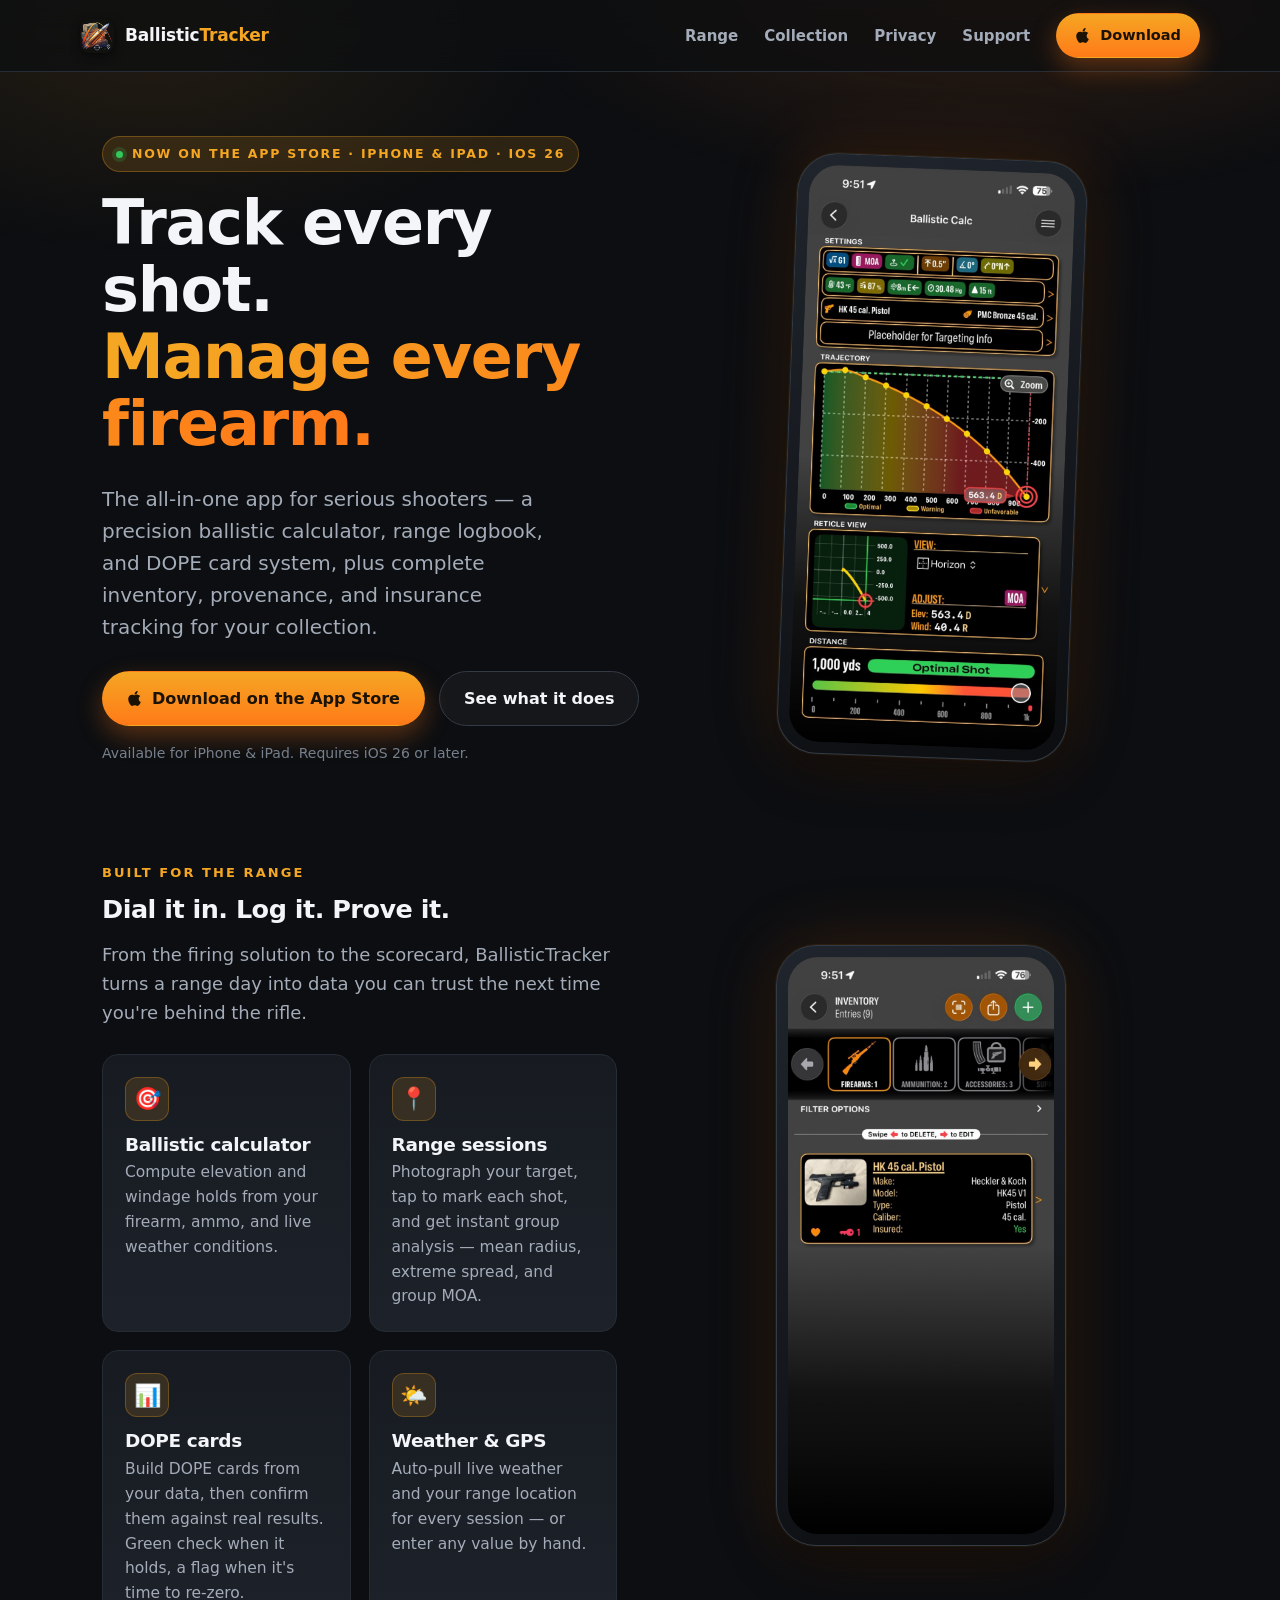
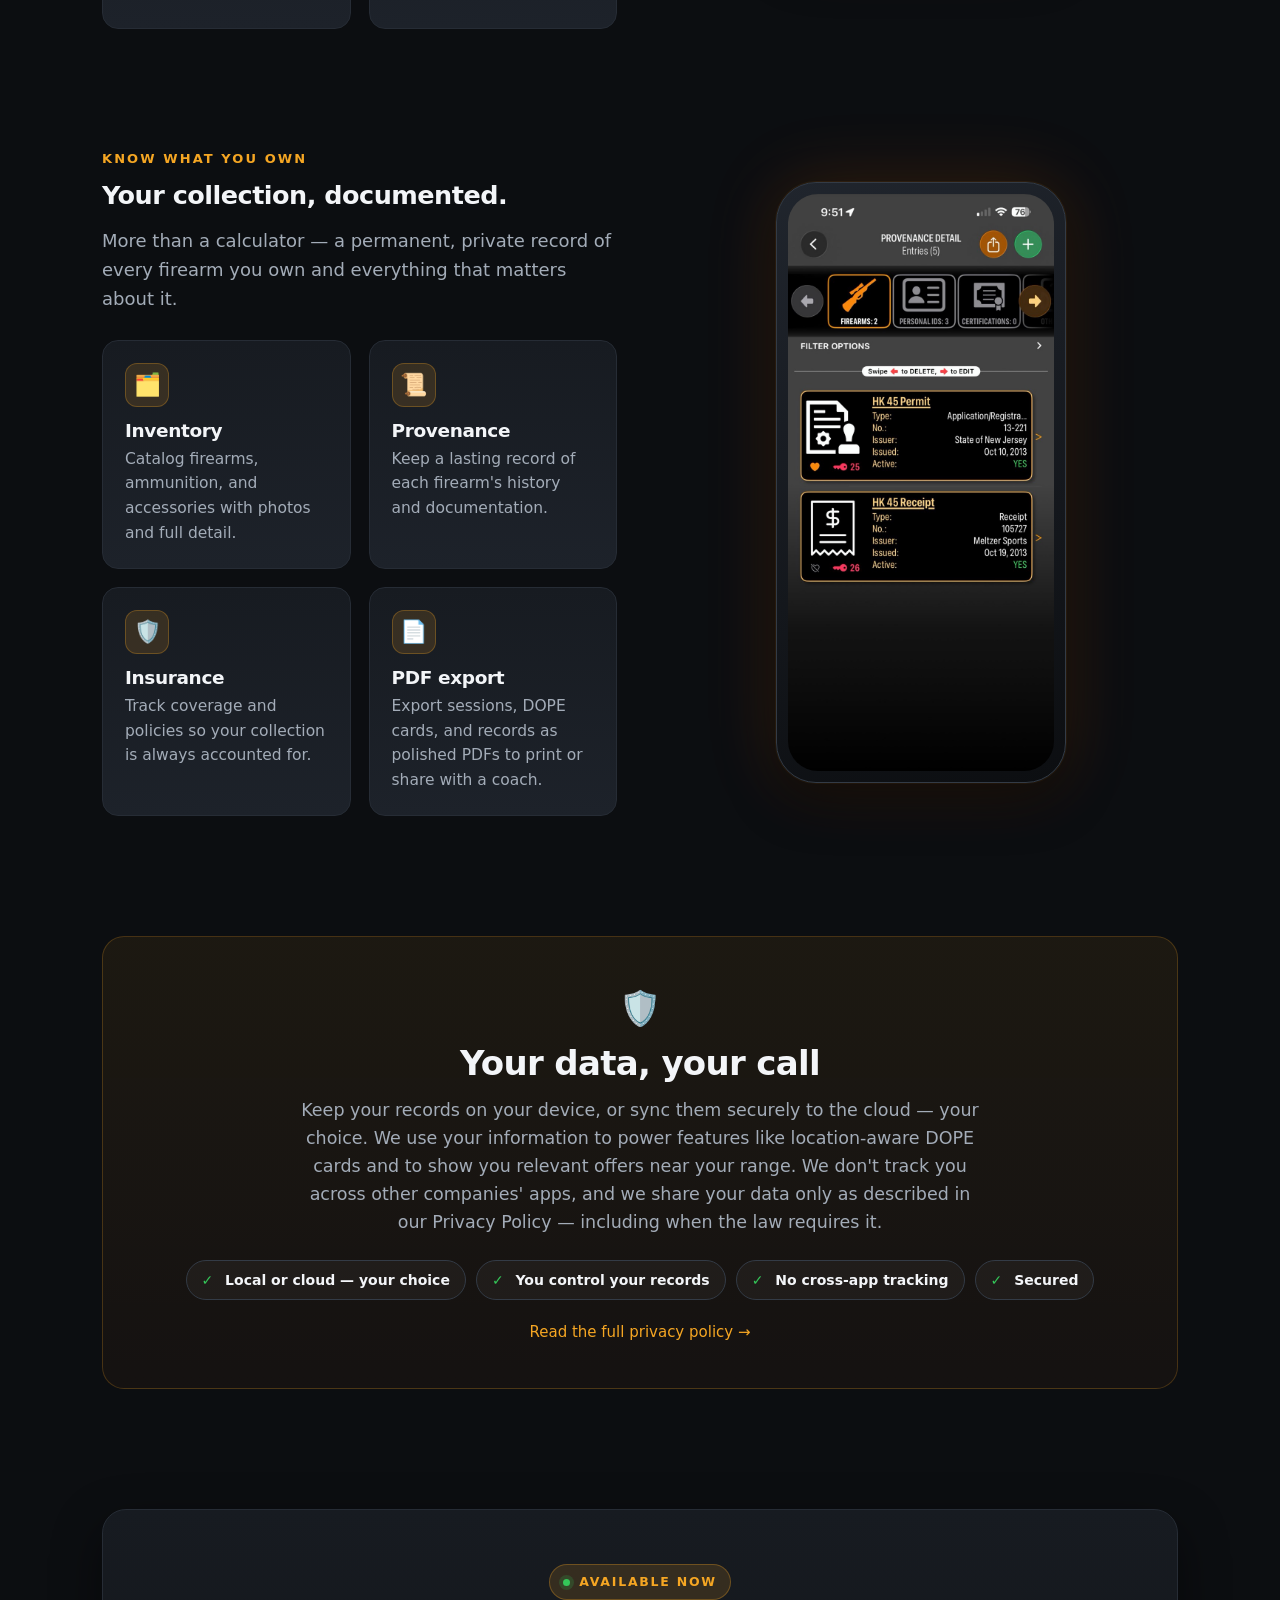
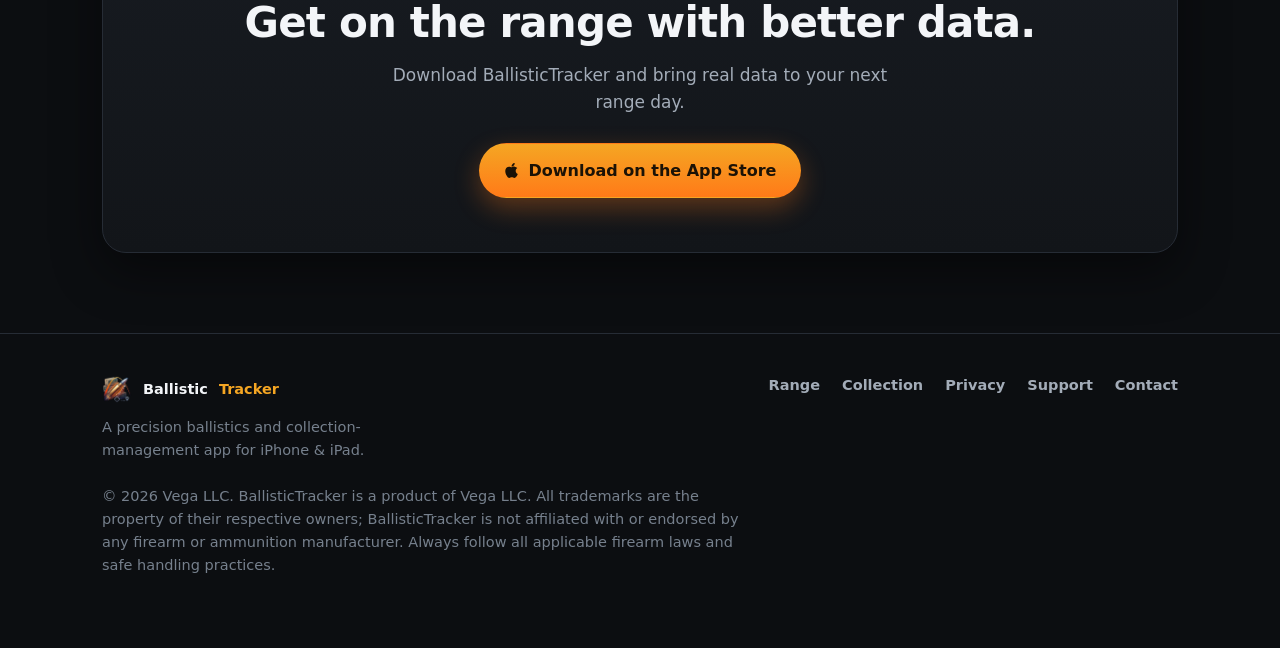
<file: index.html>
<!DOCTYPE html>
<html lang="en">
<head>
  <meta charset="UTF-8" />
  <meta name="viewport" content="width=device-width, initial-scale=1" />
  <title>BallisticTracker — Track every shot. Manage every firearm.</title>
  <meta name="description" content="BallisticTracker is the all-in-one iOS app for serious shooters: a precision ballistic calculator, range session logbook with shot scoring, DOPE cards you confirm against real results, plus firearm inventory, provenance, and insurance tracking." />
  <meta name="theme-color" content="#0c0e11" />
  <link rel="canonical" href="https://ballistictracker.com/" />
  <link rel="icon" type="image/png" href="assets/favicon.png" />
  <link rel="apple-touch-icon" href="assets/favicon.png" />

  <!-- Open Graph / social -->
  <meta property="og:type" content="website" />
  <meta property="og:url" content="https://ballistictracker.com/" />
  <meta property="og:title" content="BallisticTracker — Track every shot. Manage every firearm." />
  <meta property="og:description" content="A precision ballistic calculator, range logbook, and DOPE card system — plus complete inventory, provenance, and insurance tracking. For iPhone & iPad." />
  <meta property="og:image" content="https://ballistictracker.com/assets/logo.png" />
  <meta name="twitter:card" content="summary_large_image" />
  <meta name="twitter:title" content="BallisticTracker — Track every shot. Manage every firearm." />
  <meta name="twitter:description" content="A precision ballistic calculator, range logbook, and DOPE card system — plus inventory, provenance, and insurance tracking. For iPhone & iPad." />
  <meta name="twitter:image" content="https://ballistictracker.com/assets/logo.png" />

  <link rel="stylesheet" href="styles.css" />

  <script type="application/ld+json">
  {
    "@context": "https://schema.org",
    "@type": "SoftwareApplication",
    "name": "BallisticTracker",
    "operatingSystem": "iOS 26",
    "applicationCategory": "UtilitiesApplication",
    "description": "All-in-one app for shooters: ballistic calculator, range session logbook with shot scoring, DOPE cards, plus firearm inventory, provenance, and insurance tracking.",
    "offers": { "@type": "Offer", "price": "0", "priceCurrency": "USD" },
    "publisher": { "@type": "Organization", "name": "Vega LLC" }
  }
  </script>
</head>
<body>

  <!-- ============ HEADER ============ -->
  <header class="nav">
    <div class="wrap nav-inner">
      <a class="brand" href="/">
        <img src="assets/logo.png" alt="BallisticTracker logo" />
        <span>Ballistic<b>Tracker</b></span>
      </a>
      <nav class="nav-links">
        <a class="lnk" href="#range">Range</a>
        <a class="lnk" href="#collection">Collection</a>
        <a class="lnk" href="#privacy">Privacy</a>
        <a class="lnk" href="support.html">Support</a>
        <!-- APP STORE LINK ↓ replace the URL everywhere (search "REPLACE-ME") -->
        <a class="btn btn-primary" href="https://apps.apple.com/app/idREPLACE-ME"><svg class="apple" viewBox="0 0 384 512" width="15" height="17" aria-hidden="true"><path fill="currentColor" d="M318.7 268.7c-.2-36.7 16.4-64.4 50-84.8-18.8-26.9-47.2-41.7-84.7-44.6-35.5-2.8-74.3 20.7-88.5 20.7-15 0-49.4-19.7-76.4-19.7C63.3 141.2 4 184.8 4 273.5q0 39.3 14.4 81.2c12.8 36.7 59 126.7 107.2 125.2 25.2-.6 43-17.9 75.8-17.9 31.8 0 48.3 17.9 76.4 17.9 48.6-.7 90.4-82.5 102.6-119.3-65.2-30.7-61.7-90-61.7-91.9zm-56.6-164.2c27.3-32.4 24.8-61.9 24-72.5-24.1 1.4-52 16.4-67.9 34.9-17.5 19.8-27.8 44.3-25.6 71.9 26.1 2 49.9-11.4 69.5-34.3z"/></svg> Download</a>
      </nav>
    </div>
  </header>

  <!-- ============ HERO ============ -->
  <section class="hero">
    <div class="wrap hero-grid">
      <div class="hero-copy">
        <span class="eyebrow"><span class="dot"></span> Now on the App Store · iPhone &amp; iPad · iOS 26</span>
        <h1>Track every shot.<br /><span class="grad">Manage every firearm.</span></h1>
        <p class="lede">The all-in-one app for serious shooters — a precision ballistic calculator, range logbook, and DOPE card system, plus complete inventory, provenance, and insurance tracking for your collection.</p>
        <div class="hero-cta">
          <a class="btn btn-primary" href="https://apps.apple.com/app/idREPLACE-ME"><svg class="apple" viewBox="0 0 384 512" width="15" height="17" aria-hidden="true"><path fill="currentColor" d="M318.7 268.7c-.2-36.7 16.4-64.4 50-84.8-18.8-26.9-47.2-41.7-84.7-44.6-35.5-2.8-74.3 20.7-88.5 20.7-15 0-49.4-19.7-76.4-19.7C63.3 141.2 4 184.8 4 273.5q0 39.3 14.4 81.2c12.8 36.7 59 126.7 107.2 125.2 25.2-.6 43-17.9 75.8-17.9 31.8 0 48.3 17.9 76.4 17.9 48.6-.7 90.4-82.5 102.6-119.3-65.2-30.7-61.7-90-61.7-91.9zm-56.6-164.2c27.3-32.4 24.8-61.9 24-72.5-24.1 1.4-52 16.4-67.9 34.9-17.5 19.8-27.8 44.3-25.6 71.9 26.1 2 49.9-11.4 69.5-34.3z"/></svg> Download on the App Store</a>
          <a class="btn btn-ghost" href="#range">See what it does</a>
        </div>
        <p class="hero-note">Available for iPhone &amp; iPad. Requires iOS 26 or later.</p>
      </div>
      <div class="hero-media">
        <div class="phone"><img src="assets/screen-ballistic.png" alt="BallisticTracker ballistic calculator screen" /></div>
      </div>
    </div>
  </section>

  <!-- ============ RANGE / PRECISION ============ -->
  <section id="range">
    <div class="wrap">
      <div class="split">
        <div class="split-copy">
          <div class="kicker">Built for the range</div>
          <h2>Dial it in. Log it. Prove it.</h2>
          <p class="muted" style="font-size:18px;">From the firing solution to the scorecard, BallisticTracker turns a range day into data you can trust the next time you're behind the rifle.</p>
          <div class="cards" style="margin-top:26px;">
            <div class="card">
              <div class="ico">🎯</div>
              <h3>Ballistic calculator</h3>
              <p>Compute elevation and windage holds from your firearm, ammo, and live weather conditions.</p>
            </div>
            <div class="card">
              <div class="ico">📍</div>
              <h3>Range sessions</h3>
              <p>Photograph your target, tap to mark each shot, and get instant group analysis — mean radius, extreme spread, and group MOA.</p>
            </div>
            <div class="card">
              <div class="ico">📊</div>
              <h3>DOPE cards</h3>
              <p>Build DOPE cards from your data, then confirm them against real results. Green check when it holds, a flag when it's time to re-zero.</p>
            </div>
            <div class="card">
              <div class="ico">🌤️</div>
              <h3>Weather &amp; GPS</h3>
              <p>Auto-pull live weather and your range location for every session — or enter any value by hand.</p>
            </div>
          </div>
        </div>
        <div class="split-media">
          <div class="phone"><img src="assets/screen-dashboard.png" alt="BallisticTracker dashboard / inventory screen" /></div>
        </div>
      </div>
    </div>
  </section>

  <!-- ============ COLLECTION ============ -->
  <section id="collection">
    <div class="wrap">
      <div class="split flip">
        <div class="split-media">
          <div class="phone"><img src="assets/screen-provenance.png" alt="BallisticTracker provenance record screen" /></div>
        </div>
        <div class="split-copy">
          <div class="kicker">Know what you own</div>
          <h2>Your collection, documented.</h2>
          <p class="muted" style="font-size:18px;">More than a calculator — a permanent, private record of every firearm you own and everything that matters about it.</p>
          <div class="cards" style="margin-top:26px;">
            <div class="card">
              <div class="ico">🗂️</div>
              <h3>Inventory</h3>
              <p>Catalog firearms, ammunition, and accessories with photos and full detail.</p>
            </div>
            <div class="card">
              <div class="ico">📜</div>
              <h3>Provenance</h3>
              <p>Keep a lasting record of each firearm's history and documentation.</p>
            </div>
            <div class="card">
              <div class="ico">🛡️</div>
              <h3>Insurance</h3>
              <p>Track coverage and policies so your collection is always accounted for.</p>
            </div>
            <div class="card">
              <div class="ico">📄</div>
              <h3>PDF export</h3>
              <p>Export sessions, DOPE cards, and records as polished PDFs to print or share with a coach.</p>
            </div>
          </div>
        </div>
      </div>
    </div>
  </section>

  <!-- ============ PRIVACY ============ -->
  <section id="privacy">
    <div class="wrap">
      <div class="band">
        <div class="ico-lg">🛡️</div>
        <h2>Your data, your call</h2>
        <p>Keep your records on your device, or sync them securely to the cloud — your choice. We use your information to power features like location-aware DOPE cards and to show you relevant offers near your range. We don't track you across other companies' apps, and we share your data only as described in our Privacy Policy — including when the law requires it.</p>
        <div class="pill-row">
          <span class="pill"><span class="chk">✓</span> Local or cloud — your choice</span>
          <span class="pill"><span class="chk">✓</span> You control your records</span>
          <span class="pill"><span class="chk">✓</span> No cross-app tracking</span>
          <span class="pill"><span class="chk">✓</span> Secured</span>
        </div>
        <p style="margin-top:20px;font-size:15px;"><a href="privacy.html">Read the full privacy policy →</a></p>
      </div>
    </div>
  </section>

  <!-- ============ FINAL CTA ============ -->
  <section class="cta-final">
    <div class="wrap">
      <div class="box">
        <span class="eyebrow"><span class="dot"></span> Available now</span>
        <h2>Get on the range with better data.</h2>
        <p>Download BallisticTracker and bring real data to your next range day.</p>
        <a class="btn btn-primary" href="https://apps.apple.com/app/idREPLACE-ME"><svg class="apple" viewBox="0 0 384 512" width="15" height="17" aria-hidden="true"><path fill="currentColor" d="M318.7 268.7c-.2-36.7 16.4-64.4 50-84.8-18.8-26.9-47.2-41.7-84.7-44.6-35.5-2.8-74.3 20.7-88.5 20.7-15 0-49.4-19.7-76.4-19.7C63.3 141.2 4 184.8 4 273.5q0 39.3 14.4 81.2c12.8 36.7 59 126.7 107.2 125.2 25.2-.6 43-17.9 75.8-17.9 31.8 0 48.3 17.9 76.4 17.9 48.6-.7 90.4-82.5 102.6-119.3-65.2-30.7-61.7-90-61.7-91.9zm-56.6-164.2c27.3-32.4 24.8-61.9 24-72.5-24.1 1.4-52 16.4-67.9 34.9-17.5 19.8-27.8 44.3-25.6 71.9 26.1 2 49.9-11.4 69.5-34.3z"/></svg> Download on the App Store</a>
      </div>
    </div>
  </section>

  <!-- ============ FOOTER ============ -->
  <footer>
    <div class="wrap">
      <div class="foot-grid">
        <div>
          <div class="foot-brand"><img src="assets/logo.png" alt="" /> Ballistic<span style="color:var(--accent)">Tracker</span></div>
          <p style="margin:12px 0 0;max-width:34ch;">A precision ballistics and collection-management app for iPhone &amp; iPad.</p>
        </div>
        <div class="foot-links">
          <a href="#range">Range</a>
          <a href="#collection">Collection</a>
          <a href="privacy.html">Privacy</a>
          <a href="support.html">Support</a>
          <a href="mailto:support@ballistictracker.com">Contact</a>
        </div>
      </div>
      <p class="foot-fine">
        © 2026 Vega LLC. BallisticTracker is a product of Vega LLC. All trademarks are the property of their respective owners; BallisticTracker is not affiliated with or endorsed by any firearm or ammunition manufacturer. Always follow all applicable firearm laws and safe handling practices.
      </p>
    </div>
  </footer>

</body>
</html>
</file>
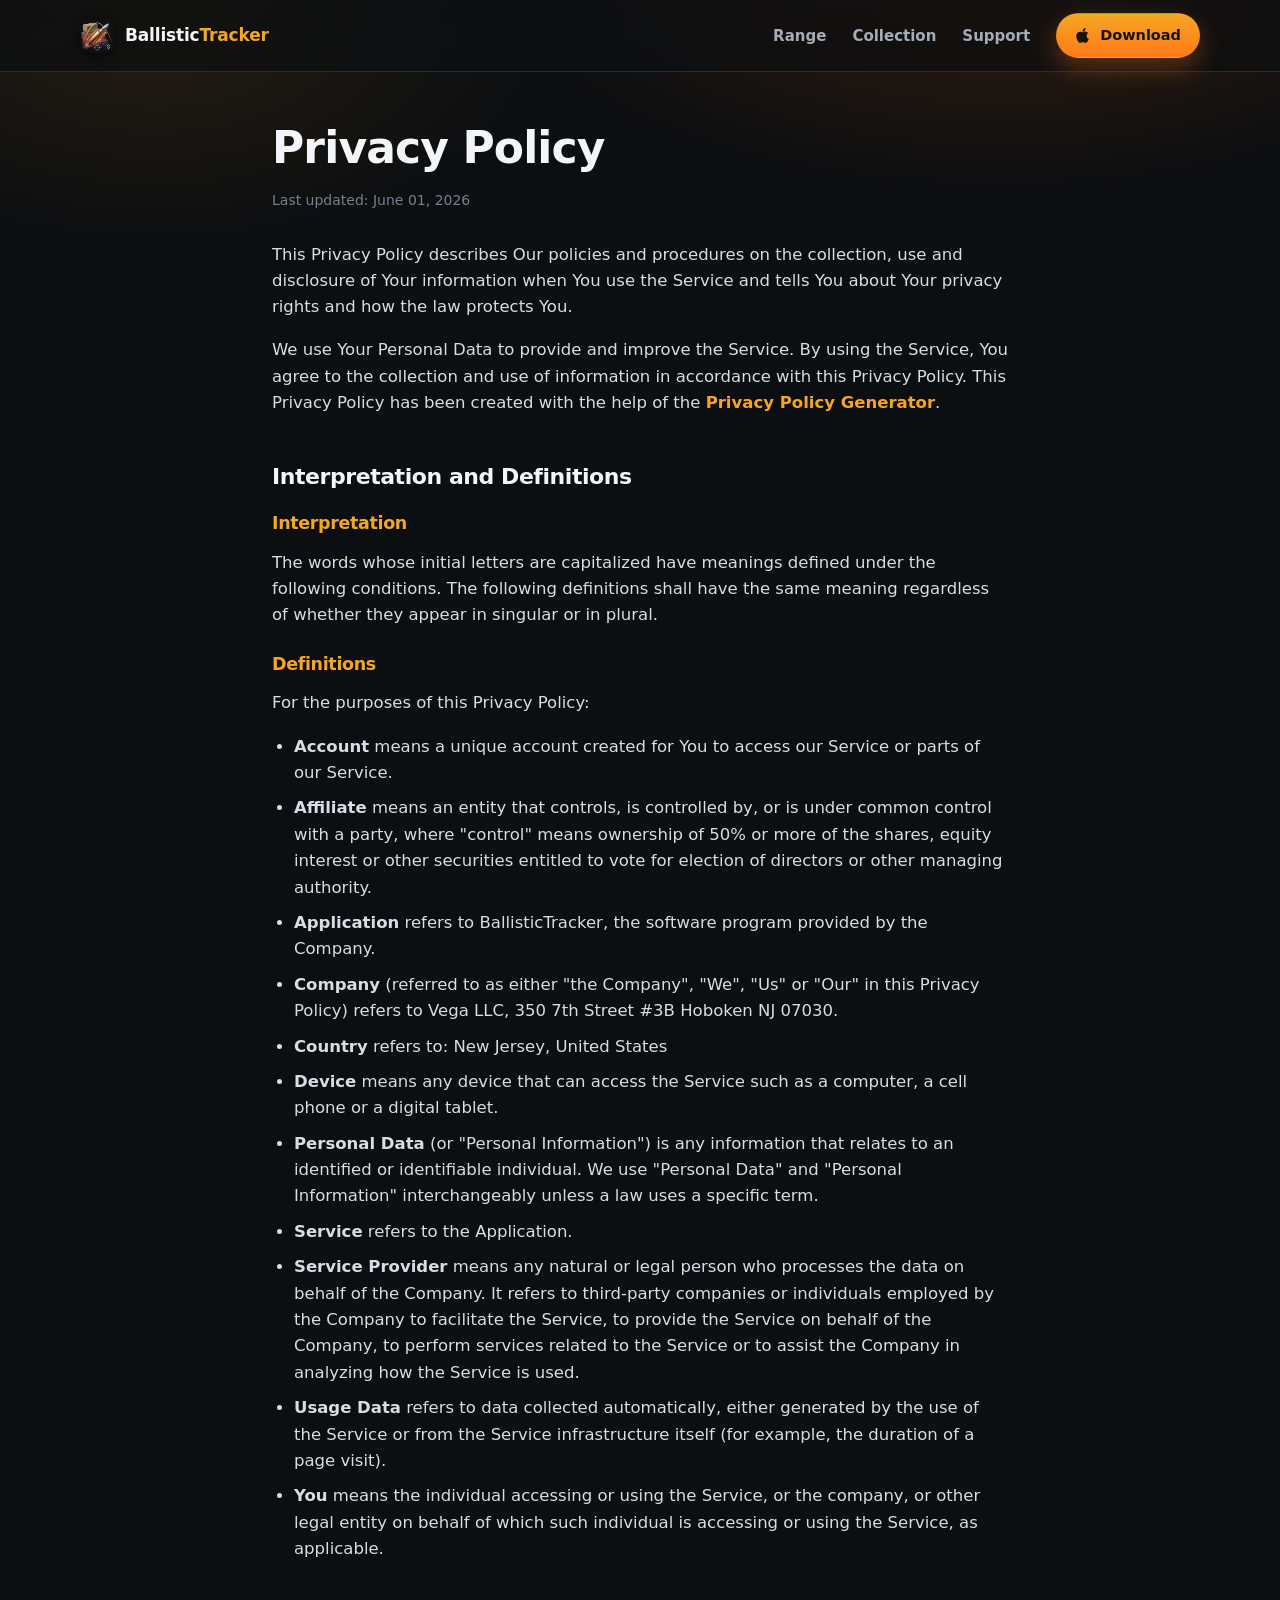
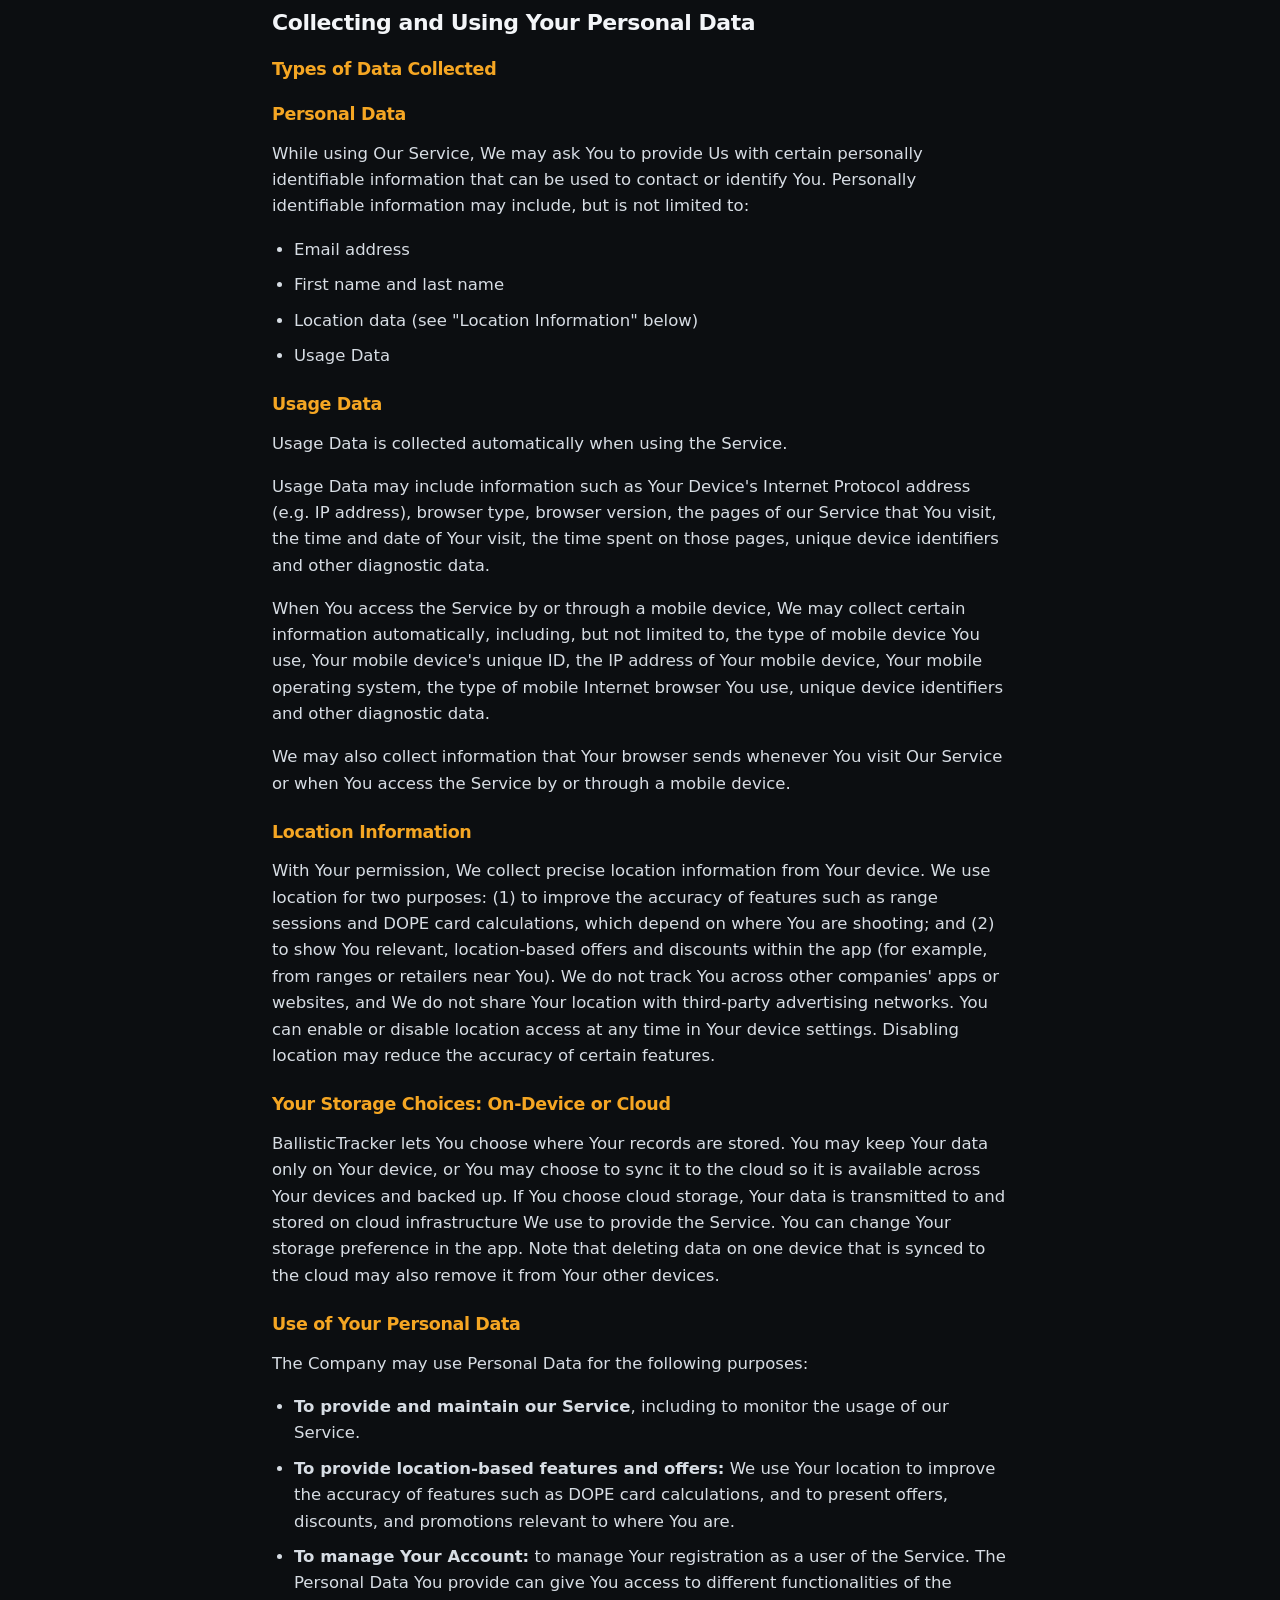
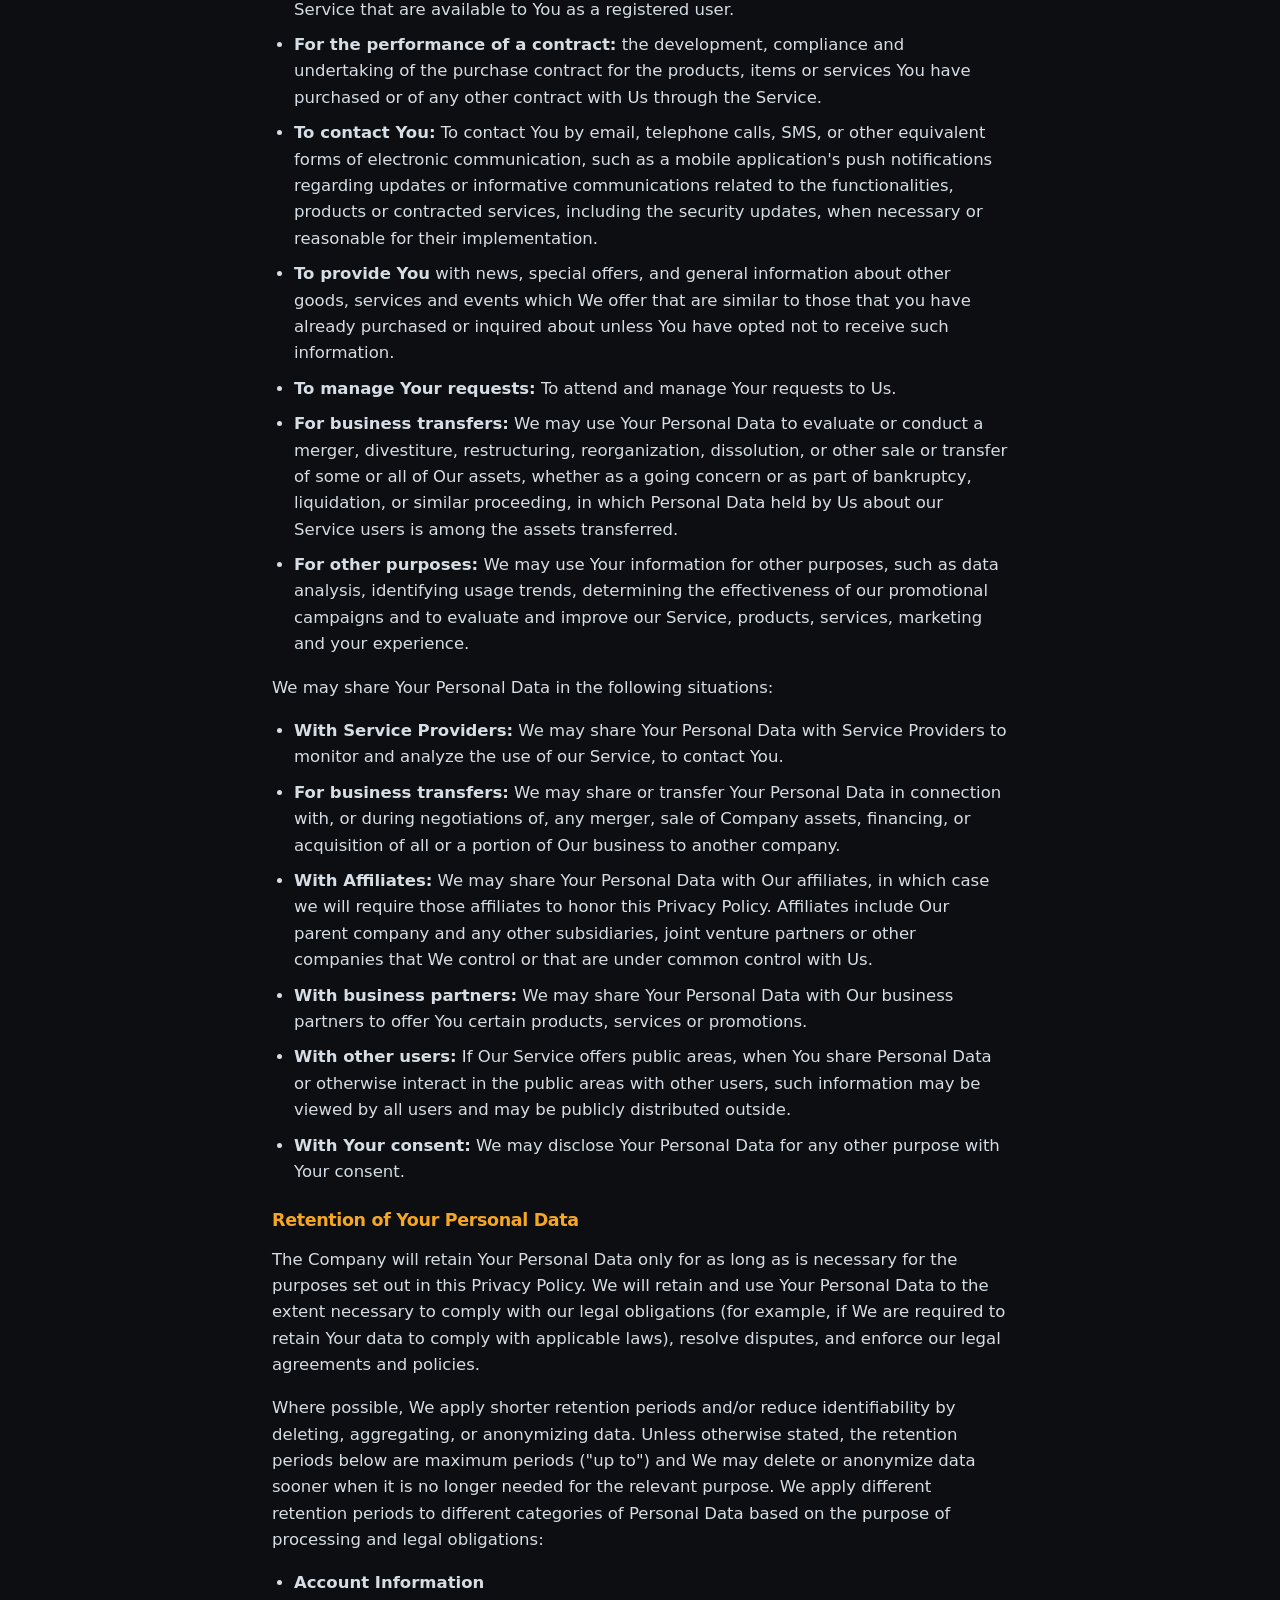
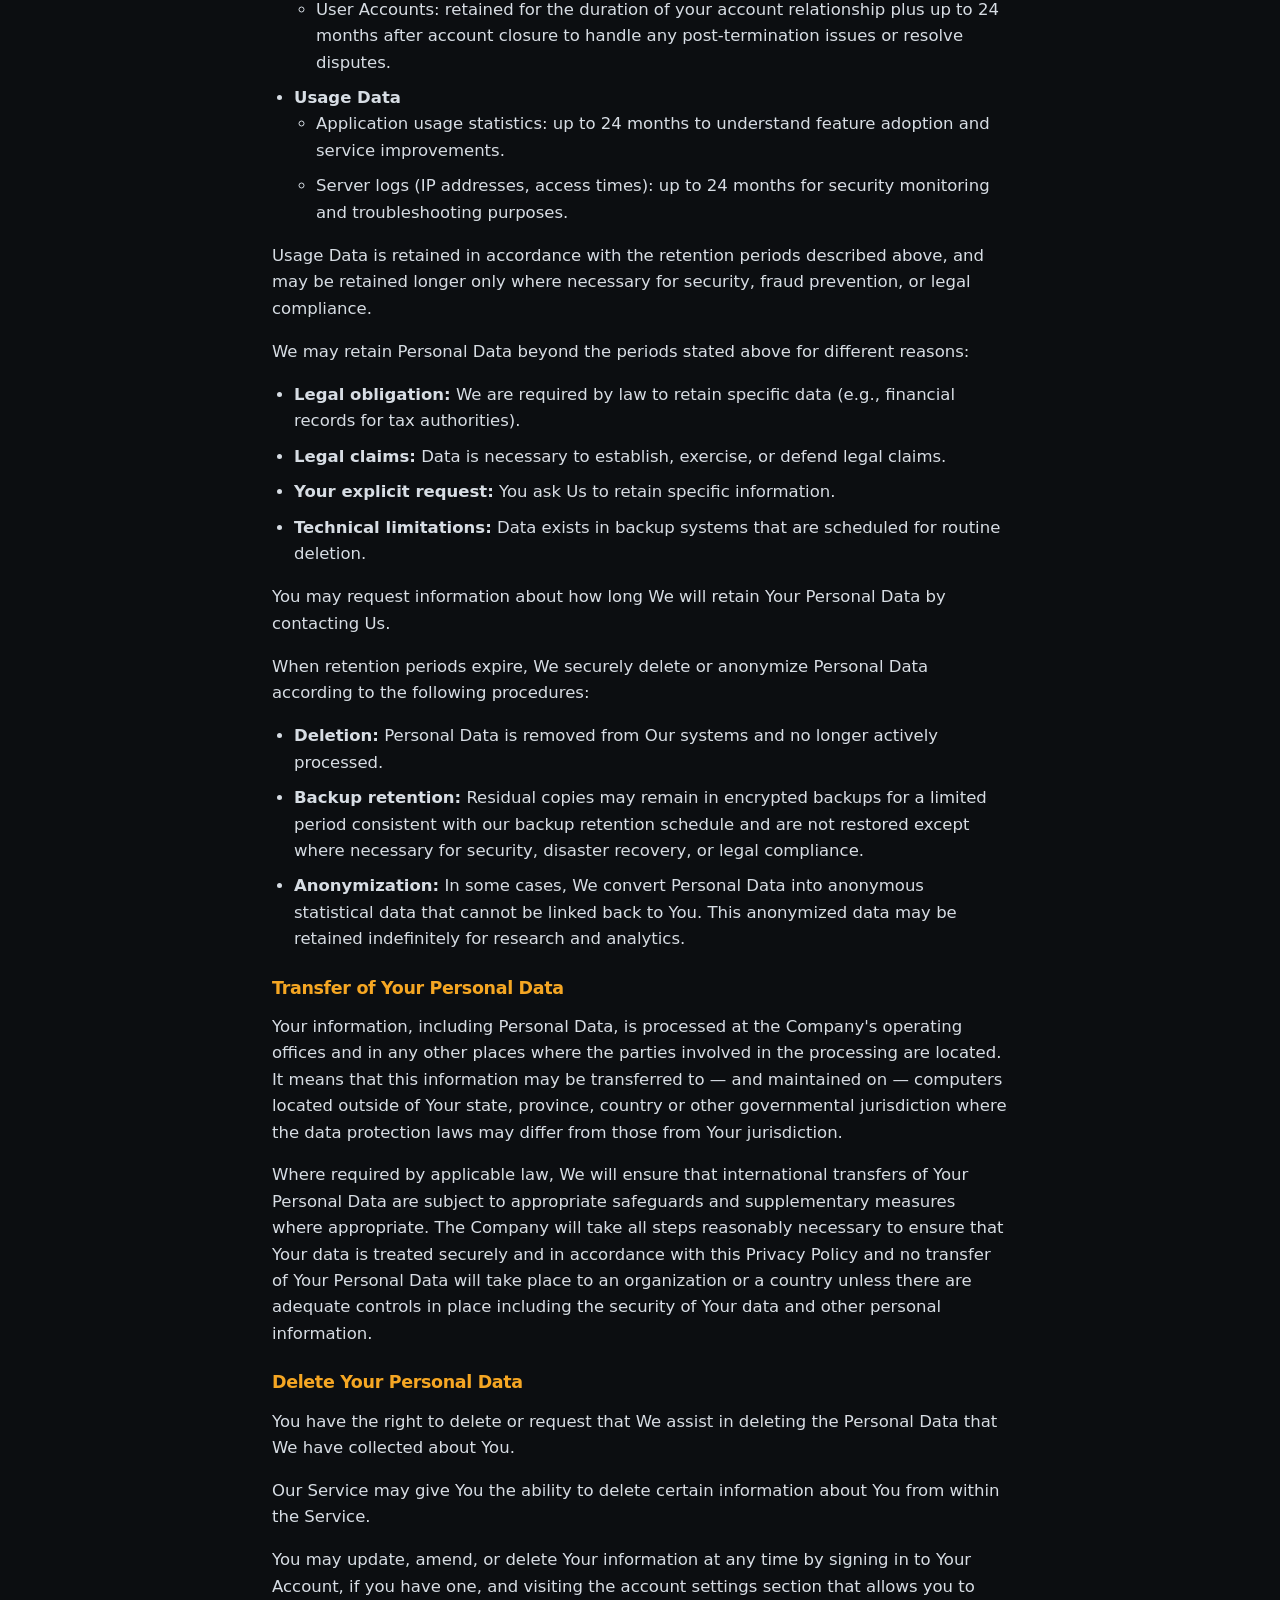
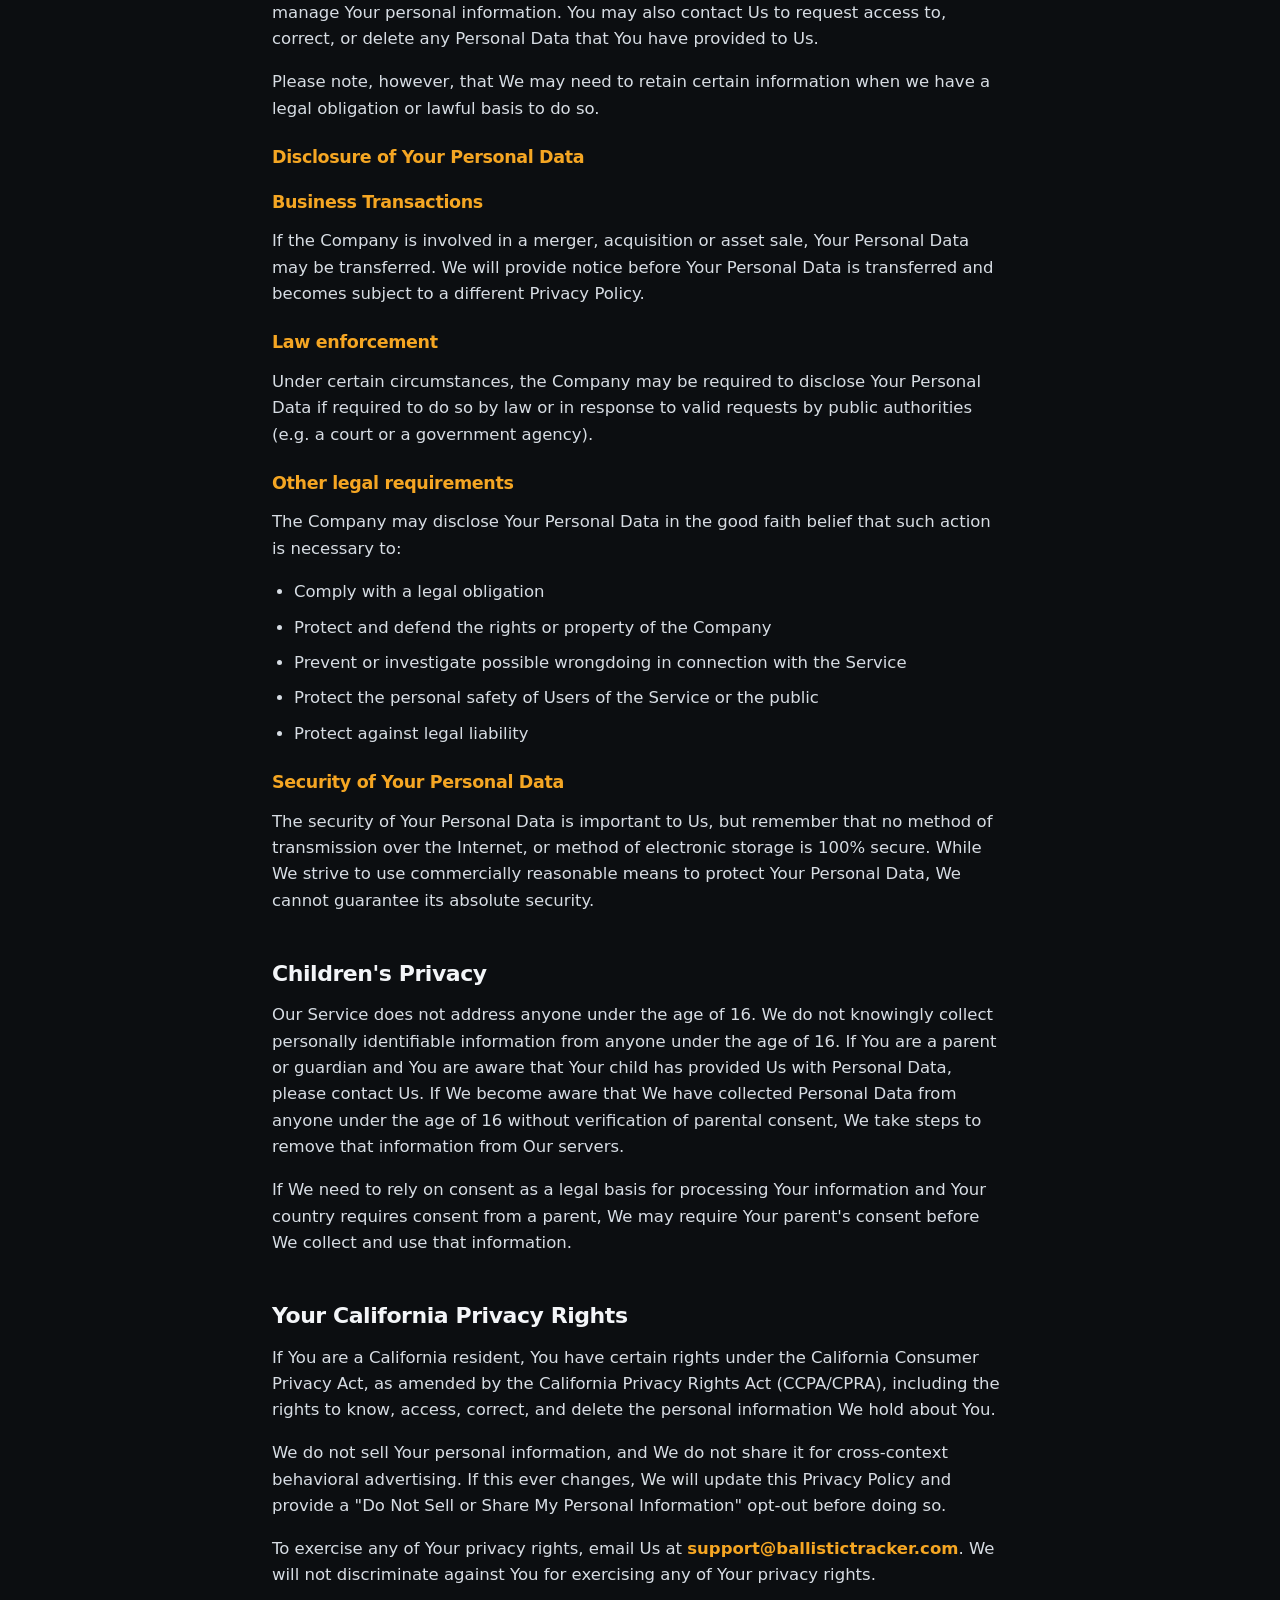
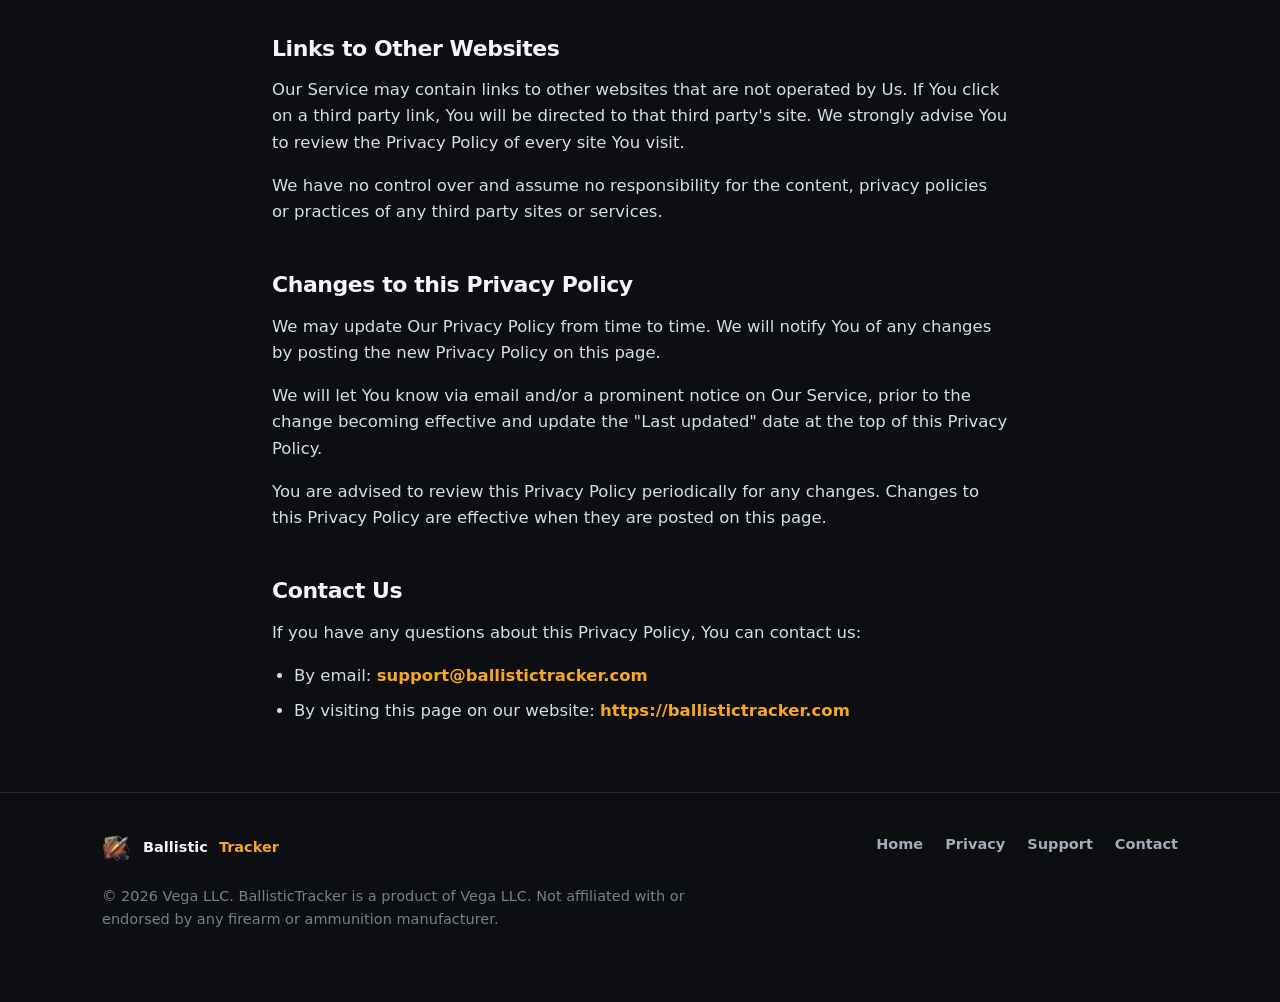
<file: privacy.html>
<!DOCTYPE html>
<html lang="en">
<head>
  <meta charset="UTF-8" />
  <meta name="viewport" content="width=device-width, initial-scale=1" />
  <title>Privacy Policy — BallisticTracker</title>
  <meta name="description" content="BallisticTracker Privacy Policy — how Vega LLC collects, uses, retains, and protects your information when you use the app." />
  <meta name="theme-color" content="#0c0e11" />
  <link rel="canonical" href="https://ballistictracker.com/privacy.html" />
  <link rel="icon" type="image/png" href="assets/favicon.png" />
  <link rel="apple-touch-icon" href="assets/favicon.png" />
  <meta property="og:title" content="Privacy Policy — BallisticTracker" />
  <meta property="og:description" content="How Vega LLC collects, uses, retains, and protects your information when you use BallisticTracker." />
  <meta property="og:image" content="https://ballistictracker.com/assets/logo.png" />
  <link rel="stylesheet" href="styles.css" />
</head>
<body>

  <header class="nav">
    <div class="wrap nav-inner">
      <a class="brand" href="/">
        <img src="assets/logo.png" alt="BallisticTracker logo" />
        <span>Ballistic<b>Tracker</b></span>
      </a>
      <nav class="nav-links">
        <a class="lnk" href="/#range">Range</a>
        <a class="lnk" href="/#collection">Collection</a>
        <a class="lnk" href="support.html">Support</a>
        <a class="btn btn-primary" href="https://apps.apple.com/app/idREPLACE-ME"><svg class="apple" viewBox="0 0 384 512" width="15" height="17" aria-hidden="true"><path fill="currentColor" d="M318.7 268.7c-.2-36.7 16.4-64.4 50-84.8-18.8-26.9-47.2-41.7-84.7-44.6-35.5-2.8-74.3 20.7-88.5 20.7-15 0-49.4-19.7-76.4-19.7C63.3 141.2 4 184.8 4 273.5q0 39.3 14.4 81.2c12.8 36.7 59 126.7 107.2 125.2 25.2-.6 43-17.9 75.8-17.9 31.8 0 48.3 17.9 76.4 17.9 48.6-.7 90.4-82.5 102.6-119.3-65.2-30.7-61.7-90-61.7-91.9zm-56.6-164.2c27.3-32.4 24.8-61.9 24-72.5-24.1 1.4-52 16.4-67.9 34.9-17.5 19.8-27.8 44.3-25.6 71.9 26.1 2 49.9-11.4 69.5-34.3z"/></svg> Download</a>
      </nav>
    </div>
  </header>

  <main class="legal">
    <div class="wrap">
      <h1>Privacy Policy</h1>
      <p class="updated">Last updated: June 01, 2026</p>

      <p>This Privacy Policy describes Our policies and procedures on the collection, use and disclosure of Your information when You use the Service and tells You about Your privacy rights and how the law protects You.</p>
      <p>We use Your Personal Data to provide and improve the Service. By using the Service, You agree to the collection and use of information in accordance with this Privacy Policy. This Privacy Policy has been created with the help of the <a href="https://www.termsfeed.com/privacy-policy-generator/" rel="nofollow">Privacy Policy Generator</a>.</p>

      <h2>Interpretation and Definitions</h2>

      <h3>Interpretation</h3>
      <p>The words whose initial letters are capitalized have meanings defined under the following conditions. The following definitions shall have the same meaning regardless of whether they appear in singular or in plural.</p>

      <h3>Definitions</h3>
      <p>For the purposes of this Privacy Policy:</p>
      <ul>
        <li><strong>Account</strong> means a unique account created for You to access our Service or parts of our Service.</li>
        <li><strong>Affiliate</strong> means an entity that controls, is controlled by, or is under common control with a party, where "control" means ownership of 50% or more of the shares, equity interest or other securities entitled to vote for election of directors or other managing authority.</li>
        <li><strong>Application</strong> refers to BallisticTracker, the software program provided by the Company.</li>
        <li><strong>Company</strong> (referred to as either "the Company", "We", "Us" or "Our" in this Privacy Policy) refers to Vega LLC, 350 7th Street #3B Hoboken NJ 07030.</li>
        <li><strong>Country</strong> refers to: New Jersey, United States</li>
        <li><strong>Device</strong> means any device that can access the Service such as a computer, a cell phone or a digital tablet.</li>
        <li><strong>Personal Data</strong> (or "Personal Information") is any information that relates to an identified or identifiable individual. We use "Personal Data" and "Personal Information" interchangeably unless a law uses a specific term.</li>
        <li><strong>Service</strong> refers to the Application.</li>
        <li><strong>Service Provider</strong> means any natural or legal person who processes the data on behalf of the Company. It refers to third-party companies or individuals employed by the Company to facilitate the Service, to provide the Service on behalf of the Company, to perform services related to the Service or to assist the Company in analyzing how the Service is used.</li>
        <li><strong>Usage Data</strong> refers to data collected automatically, either generated by the use of the Service or from the Service infrastructure itself (for example, the duration of a page visit).</li>
        <li><strong>You</strong> means the individual accessing or using the Service, or the company, or other legal entity on behalf of which such individual is accessing or using the Service, as applicable.</li>
      </ul>

      <h2>Collecting and Using Your Personal Data</h2>

      <h3>Types of Data Collected</h3>

      <h3>Personal Data</h3>
      <p>While using Our Service, We may ask You to provide Us with certain personally identifiable information that can be used to contact or identify You. Personally identifiable information may include, but is not limited to:</p>
      <ul>
        <li>Email address</li>
        <li>First name and last name</li>
        <li>Location data (see "Location Information" below)</li>
        <li>Usage Data</li>
      </ul>

      <h3>Usage Data</h3>
      <p>Usage Data is collected automatically when using the Service.</p>
      <p>Usage Data may include information such as Your Device's Internet Protocol address (e.g. IP address), browser type, browser version, the pages of our Service that You visit, the time and date of Your visit, the time spent on those pages, unique device identifiers and other diagnostic data.</p>
      <p>When You access the Service by or through a mobile device, We may collect certain information automatically, including, but not limited to, the type of mobile device You use, Your mobile device's unique ID, the IP address of Your mobile device, Your mobile operating system, the type of mobile Internet browser You use, unique device identifiers and other diagnostic data.</p>
      <p>We may also collect information that Your browser sends whenever You visit Our Service or when You access the Service by or through a mobile device.</p>

      <h3>Location Information</h3>
      <p>With Your permission, We collect precise location information from Your device. We use location for two purposes: (1) to improve the accuracy of features such as range sessions and DOPE card calculations, which depend on where You are shooting; and (2) to show You relevant, location-based offers and discounts within the app (for example, from ranges or retailers near You). We do not track You across other companies' apps or websites, and We do not share Your location with third-party advertising networks. You can enable or disable location access at any time in Your device settings. Disabling location may reduce the accuracy of certain features.</p>

      <h3>Your Storage Choices: On-Device or Cloud</h3>
      <p>BallisticTracker lets You choose where Your records are stored. You may keep Your data only on Your device, or You may choose to sync it to the cloud so it is available across Your devices and backed up. If You choose cloud storage, Your data is transmitted to and stored on cloud infrastructure We use to provide the Service. You can change Your storage preference in the app. Note that deleting data on one device that is synced to the cloud may also remove it from Your other devices.</p>

      <h3>Use of Your Personal Data</h3>
      <p>The Company may use Personal Data for the following purposes:</p>
      <ul>
        <li><strong>To provide and maintain our Service</strong>, including to monitor the usage of our Service.</li>
        <li><strong>To provide location-based features and offers:</strong> We use Your location to improve the accuracy of features such as DOPE card calculations, and to present offers, discounts, and promotions relevant to where You are.</li>
        <li><strong>To manage Your Account:</strong> to manage Your registration as a user of the Service. The Personal Data You provide can give You access to different functionalities of the Service that are available to You as a registered user.</li>
        <li><strong>For the performance of a contract:</strong> the development, compliance and undertaking of the purchase contract for the products, items or services You have purchased or of any other contract with Us through the Service.</li>
        <li><strong>To contact You:</strong> To contact You by email, telephone calls, SMS, or other equivalent forms of electronic communication, such as a mobile application's push notifications regarding updates or informative communications related to the functionalities, products or contracted services, including the security updates, when necessary or reasonable for their implementation.</li>
        <li><strong>To provide You</strong> with news, special offers, and general information about other goods, services and events which We offer that are similar to those that you have already purchased or inquired about unless You have opted not to receive such information.</li>
        <li><strong>To manage Your requests:</strong> To attend and manage Your requests to Us.</li>
        <li><strong>For business transfers:</strong> We may use Your Personal Data to evaluate or conduct a merger, divestiture, restructuring, reorganization, dissolution, or other sale or transfer of some or all of Our assets, whether as a going concern or as part of bankruptcy, liquidation, or similar proceeding, in which Personal Data held by Us about our Service users is among the assets transferred.</li>
        <li><strong>For other purposes:</strong> We may use Your information for other purposes, such as data analysis, identifying usage trends, determining the effectiveness of our promotional campaigns and to evaluate and improve our Service, products, services, marketing and your experience.</li>
      </ul>

      <p>We may share Your Personal Data in the following situations:</p>
      <ul>
        <li><strong>With Service Providers:</strong> We may share Your Personal Data with Service Providers to monitor and analyze the use of our Service, to contact You.</li>
        <li><strong>For business transfers:</strong> We may share or transfer Your Personal Data in connection with, or during negotiations of, any merger, sale of Company assets, financing, or acquisition of all or a portion of Our business to another company.</li>
        <li><strong>With Affiliates:</strong> We may share Your Personal Data with Our affiliates, in which case we will require those affiliates to honor this Privacy Policy. Affiliates include Our parent company and any other subsidiaries, joint venture partners or other companies that We control or that are under common control with Us.</li>
        <li><strong>With business partners:</strong> We may share Your Personal Data with Our business partners to offer You certain products, services or promotions.</li>
        <li><strong>With other users:</strong> If Our Service offers public areas, when You share Personal Data or otherwise interact in the public areas with other users, such information may be viewed by all users and may be publicly distributed outside.</li>
        <li><strong>With Your consent:</strong> We may disclose Your Personal Data for any other purpose with Your consent.</li>
      </ul>

      <h3>Retention of Your Personal Data</h3>
      <p>The Company will retain Your Personal Data only for as long as is necessary for the purposes set out in this Privacy Policy. We will retain and use Your Personal Data to the extent necessary to comply with our legal obligations (for example, if We are required to retain Your data to comply with applicable laws), resolve disputes, and enforce our legal agreements and policies.</p>
      <p>Where possible, We apply shorter retention periods and/or reduce identifiability by deleting, aggregating, or anonymizing data. Unless otherwise stated, the retention periods below are maximum periods ("up to") and We may delete or anonymize data sooner when it is no longer needed for the relevant purpose. We apply different retention periods to different categories of Personal Data based on the purpose of processing and legal obligations:</p>
      <ul>
        <li><strong>Account Information</strong>
          <ul>
            <li>User Accounts: retained for the duration of your account relationship plus up to 24 months after account closure to handle any post-termination issues or resolve disputes.</li>
          </ul>
        </li>
        <li><strong>Usage Data</strong>
          <ul>
            <li>Application usage statistics: up to 24 months to understand feature adoption and service improvements.</li>
            <li>Server logs (IP addresses, access times): up to 24 months for security monitoring and troubleshooting purposes.</li>
          </ul>
        </li>
      </ul>
      <p>Usage Data is retained in accordance with the retention periods described above, and may be retained longer only where necessary for security, fraud prevention, or legal compliance.</p>
      <p>We may retain Personal Data beyond the periods stated above for different reasons:</p>
      <ul>
        <li><strong>Legal obligation:</strong> We are required by law to retain specific data (e.g., financial records for tax authorities).</li>
        <li><strong>Legal claims:</strong> Data is necessary to establish, exercise, or defend legal claims.</li>
        <li><strong>Your explicit request:</strong> You ask Us to retain specific information.</li>
        <li><strong>Technical limitations:</strong> Data exists in backup systems that are scheduled for routine deletion.</li>
      </ul>
      <p>You may request information about how long We will retain Your Personal Data by contacting Us.</p>
      <p>When retention periods expire, We securely delete or anonymize Personal Data according to the following procedures:</p>
      <ul>
        <li><strong>Deletion:</strong> Personal Data is removed from Our systems and no longer actively processed.</li>
        <li><strong>Backup retention:</strong> Residual copies may remain in encrypted backups for a limited period consistent with our backup retention schedule and are not restored except where necessary for security, disaster recovery, or legal compliance.</li>
        <li><strong>Anonymization:</strong> In some cases, We convert Personal Data into anonymous statistical data that cannot be linked back to You. This anonymized data may be retained indefinitely for research and analytics.</li>
      </ul>

      <h3>Transfer of Your Personal Data</h3>
      <p>Your information, including Personal Data, is processed at the Company's operating offices and in any other places where the parties involved in the processing are located. It means that this information may be transferred to — and maintained on — computers located outside of Your state, province, country or other governmental jurisdiction where the data protection laws may differ from those from Your jurisdiction.</p>
      <p>Where required by applicable law, We will ensure that international transfers of Your Personal Data are subject to appropriate safeguards and supplementary measures where appropriate. The Company will take all steps reasonably necessary to ensure that Your data is treated securely and in accordance with this Privacy Policy and no transfer of Your Personal Data will take place to an organization or a country unless there are adequate controls in place including the security of Your data and other personal information.</p>

      <h3>Delete Your Personal Data</h3>
      <p>You have the right to delete or request that We assist in deleting the Personal Data that We have collected about You.</p>
      <p>Our Service may give You the ability to delete certain information about You from within the Service.</p>
      <p>You may update, amend, or delete Your information at any time by signing in to Your Account, if you have one, and visiting the account settings section that allows you to manage Your personal information. You may also contact Us to request access to, correct, or delete any Personal Data that You have provided to Us.</p>
      <p>Please note, however, that We may need to retain certain information when we have a legal obligation or lawful basis to do so.</p>

      <h3>Disclosure of Your Personal Data</h3>

      <h3>Business Transactions</h3>
      <p>If the Company is involved in a merger, acquisition or asset sale, Your Personal Data may be transferred. We will provide notice before Your Personal Data is transferred and becomes subject to a different Privacy Policy.</p>

      <h3>Law enforcement</h3>
      <p>Under certain circumstances, the Company may be required to disclose Your Personal Data if required to do so by law or in response to valid requests by public authorities (e.g. a court or a government agency).</p>

      <h3>Other legal requirements</h3>
      <p>The Company may disclose Your Personal Data in the good faith belief that such action is necessary to:</p>
      <ul>
        <li>Comply with a legal obligation</li>
        <li>Protect and defend the rights or property of the Company</li>
        <li>Prevent or investigate possible wrongdoing in connection with the Service</li>
        <li>Protect the personal safety of Users of the Service or the public</li>
        <li>Protect against legal liability</li>
      </ul>

      <h3>Security of Your Personal Data</h3>
      <p>The security of Your Personal Data is important to Us, but remember that no method of transmission over the Internet, or method of electronic storage is 100% secure. While We strive to use commercially reasonable means to protect Your Personal Data, We cannot guarantee its absolute security.</p>

      <h2>Children's Privacy</h2>
      <p>Our Service does not address anyone under the age of 16. We do not knowingly collect personally identifiable information from anyone under the age of 16. If You are a parent or guardian and You are aware that Your child has provided Us with Personal Data, please contact Us. If We become aware that We have collected Personal Data from anyone under the age of 16 without verification of parental consent, We take steps to remove that information from Our servers.</p>
      <p>If We need to rely on consent as a legal basis for processing Your information and Your country requires consent from a parent, We may require Your parent's consent before We collect and use that information.</p>

      <h2>Your California Privacy Rights</h2>
      <p>If You are a California resident, You have certain rights under the California Consumer Privacy Act, as amended by the California Privacy Rights Act (CCPA/CPRA), including the rights to know, access, correct, and delete the personal information We hold about You.</p>
      <p>We do not sell Your personal information, and We do not share it for cross-context behavioral advertising. If this ever changes, We will update this Privacy Policy and provide a "Do Not Sell or Share My Personal Information" opt-out before doing so.</p>
      <p>To exercise any of Your privacy rights, email Us at <a href="mailto:support@ballistictracker.com">support@ballistictracker.com</a>. We will not discriminate against You for exercising any of Your privacy rights.</p>

      <h2>Links to Other Websites</h2>
      <p>Our Service may contain links to other websites that are not operated by Us. If You click on a third party link, You will be directed to that third party's site. We strongly advise You to review the Privacy Policy of every site You visit.</p>
      <p>We have no control over and assume no responsibility for the content, privacy policies or practices of any third party sites or services.</p>

      <h2>Changes to this Privacy Policy</h2>
      <p>We may update Our Privacy Policy from time to time. We will notify You of any changes by posting the new Privacy Policy on this page.</p>
      <p>We will let You know via email and/or a prominent notice on Our Service, prior to the change becoming effective and update the "Last updated" date at the top of this Privacy Policy.</p>
      <p>You are advised to review this Privacy Policy periodically for any changes. Changes to this Privacy Policy are effective when they are posted on this page.</p>

      <h2>Contact Us</h2>
      <p>If you have any questions about this Privacy Policy, You can contact us:</p>
      <ul>
        <li>By email: <a href="mailto:support@ballistictracker.com">support@ballistictracker.com</a></li>
        <li>By visiting this page on our website: <a href="https://ballistictracker.com">https://ballistictracker.com</a></li>
      </ul>
    </div>
  </main>

  <footer>
    <div class="wrap">
      <div class="foot-grid">
        <div class="foot-brand"><img src="assets/logo.png" alt="" /> Ballistic<span style="color:var(--accent)">Tracker</span></div>
        <div class="foot-links">
          <a href="/">Home</a>
          <a href="privacy.html">Privacy</a>
          <a href="support.html">Support</a>
          <a href="mailto:support@ballistictracker.com">Contact</a>
        </div>
      </div>
      <p class="foot-fine">© 2026 Vega LLC. BallisticTracker is a product of Vega LLC. Not affiliated with or endorsed by any firearm or ammunition manufacturer.</p>
    </div>
  </footer>

</body>
</html>
</file>
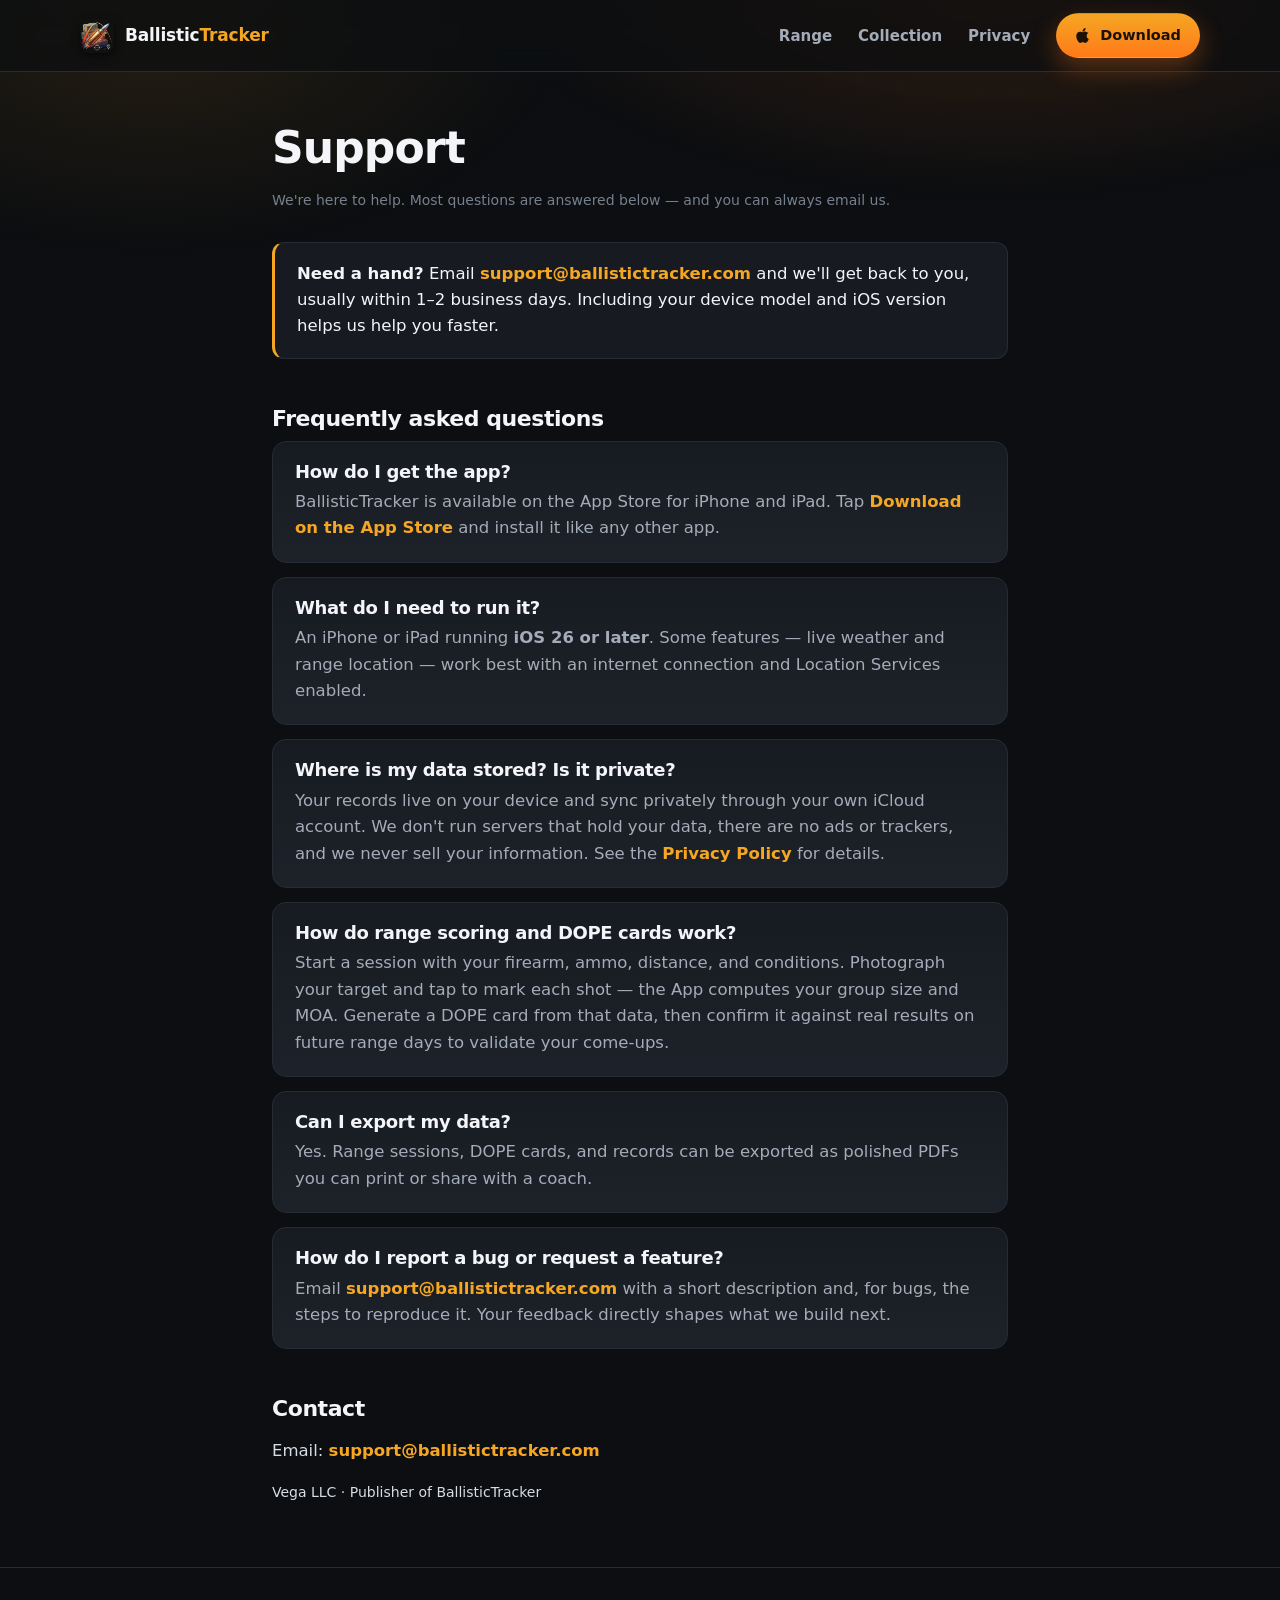
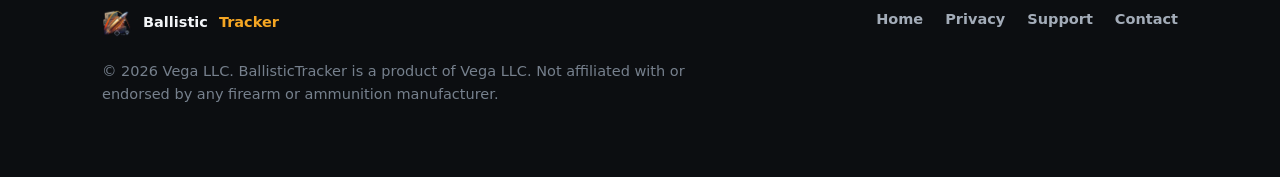
<file: support.html>
<!DOCTYPE html>
<html lang="en">
<head>
  <meta charset="UTF-8" />
  <meta name="viewport" content="width=device-width, initial-scale=1" />
  <title>Support — BallisticTracker</title>
  <meta name="description" content="BallisticTracker support: how to get the app, system requirements, how your data is stored, and how to reach us." />
  <meta name="theme-color" content="#0c0e11" />
  <link rel="canonical" href="https://ballistictracker.com/support.html" />
  <link rel="icon" type="image/png" href="assets/favicon.png" />
  <link rel="apple-touch-icon" href="assets/favicon.png" />
  <meta property="og:title" content="Support — BallisticTracker" />
  <meta property="og:description" content="How to get the app, system requirements, and how to reach us." />
  <meta property="og:image" content="https://ballistictracker.com/assets/logo.png" />
  <link rel="stylesheet" href="styles.css" />
</head>
<body>

  <header class="nav">
    <div class="wrap nav-inner">
      <a class="brand" href="/">
        <img src="assets/logo.png" alt="BallisticTracker logo" />
        <span>Ballistic<b>Tracker</b></span>
      </a>
      <nav class="nav-links">
        <a class="lnk" href="/#range">Range</a>
        <a class="lnk" href="/#collection">Collection</a>
        <a class="lnk" href="privacy.html">Privacy</a>
        <a class="btn btn-primary" href="https://apps.apple.com/app/idREPLACE-ME"><svg class="apple" viewBox="0 0 384 512" width="15" height="17" aria-hidden="true"><path fill="currentColor" d="M318.7 268.7c-.2-36.7 16.4-64.4 50-84.8-18.8-26.9-47.2-41.7-84.7-44.6-35.5-2.8-74.3 20.7-88.5 20.7-15 0-49.4-19.7-76.4-19.7C63.3 141.2 4 184.8 4 273.5q0 39.3 14.4 81.2c12.8 36.7 59 126.7 107.2 125.2 25.2-.6 43-17.9 75.8-17.9 31.8 0 48.3 17.9 76.4 17.9 48.6-.7 90.4-82.5 102.6-119.3-65.2-30.7-61.7-90-61.7-91.9zm-56.6-164.2c27.3-32.4 24.8-61.9 24-72.5-24.1 1.4-52 16.4-67.9 34.9-17.5 19.8-27.8 44.3-25.6 71.9 26.1 2 49.9-11.4 69.5-34.3z"/></svg> Download</a>
      </nav>
    </div>
  </header>

  <main class="legal">
    <div class="wrap">
      <h1>Support</h1>
      <p class="updated">We're here to help. Most questions are answered below — and you can always email us.</p>

      <div class="summary">
        <p><strong>Need a hand?</strong> Email <a href="mailto:support@ballistictracker.com">support@ballistictracker.com</a> and we'll get back to you, usually within 1–2 business days. Including your device model and iOS version helps us help you faster.</p>
      </div>

      <h2>Frequently asked questions</h2>
      <div class="faq">
        <div class="q">
          <h3>How do I get the app?</h3>
          <p>BallisticTracker is available on the App Store for iPhone and iPad. Tap <a href="https://apps.apple.com/app/idREPLACE-ME"><strong>Download on the App Store</strong></a> and install it like any other app.</p>
        </div>
        <div class="q">
          <h3>What do I need to run it?</h3>
          <p>An iPhone or iPad running <strong>iOS 26 or later</strong>. Some features — live weather and range location — work best with an internet connection and Location Services enabled.</p>
        </div>
        <div class="q">
          <h3>Where is my data stored? Is it private?</h3>
          <p>Your records live on your device and sync privately through your own iCloud account. We don't run servers that hold your data, there are no ads or trackers, and we never sell your information. See the <a href="privacy.html">Privacy Policy</a> for details.</p>
        </div>
        <div class="q">
          <h3>How do range scoring and DOPE cards work?</h3>
          <p>Start a session with your firearm, ammo, distance, and conditions. Photograph your target and tap to mark each shot — the App computes your group size and MOA. Generate a DOPE card from that data, then confirm it against real results on future range days to validate your come-ups.</p>
        </div>
        <div class="q">
          <h3>Can I export my data?</h3>
          <p>Yes. Range sessions, DOPE cards, and records can be exported as polished PDFs you can print or share with a coach.</p>
        </div>
        <div class="q">
          <h3>How do I report a bug or request a feature?</h3>
          <p>Email <a href="mailto:support@ballistictracker.com">support@ballistictracker.com</a> with a short description and, for bugs, the steps to reproduce it. Your feedback directly shapes what we build next.</p>
        </div>
      </div>

      <h2>Contact</h2>
      <p>Email: <a href="mailto:support@ballistictracker.com">support@ballistictracker.com</a></p>
      <p class="muted" style="font-size:14px;margin-top:8px;">Vega LLC · Publisher of BallisticTracker</p>
    </div>
  </main>

  <footer>
    <div class="wrap">
      <div class="foot-grid">
        <div class="foot-brand"><img src="assets/logo.png" alt="" /> Ballistic<span style="color:var(--accent)">Tracker</span></div>
        <div class="foot-links">
          <a href="/">Home</a>
          <a href="privacy.html">Privacy</a>
          <a href="support.html">Support</a>
          <a href="mailto:support@ballistictracker.com">Contact</a>
        </div>
      </div>
      <p class="foot-fine">© 2026 Vega LLC. BallisticTracker is a product of Vega LLC. Not affiliated with or endorsed by any firearm or ammunition manufacturer.</p>
    </div>
  </footer>

</body>
</html>
</file>
<file: styles.css>
/* =========================================================================
   BallisticTracker — site styles
   Dark tactical theme · amber/orange accents · matches the iOS app.
   Single stylesheet, no dependencies.
   ========================================================================= */

:root {
  --bg:        #0c0e11;
  --bg-2:      #121519;
  --card:      #171b21;
  --card-2:    #1d222a;
  --line:      #262c35;
  --line-2:    #333b46;
  --accent:    #f5a623;   /* amber  */
  --accent-2:  #ff7a18;   /* orange */
  --accent-soft: rgba(245, 166, 35, .14);
  --green:     #34c759;
  --text:      #f3f5f8;
  --muted:     #a3acb8;
  --muted-2:   #76808d;
  --radius:    16px;
  --radius-sm: 11px;
  --maxw:      1120px;
  --ease:      cubic-bezier(.22, .61, .36, 1);
  --shadow:    0 18px 50px rgba(0, 0, 0, .45);
}

* { box-sizing: border-box; }

html { scroll-behavior: smooth; -webkit-text-size-adjust: 100%; }

body {
  margin: 0;
  background: var(--bg);
  color: var(--text);
  font-family: -apple-system, BlinkMacSystemFont, "SF Pro Text", "Segoe UI",
               system-ui, Roboto, Helvetica, Arial, sans-serif;
  font-size: 17px;
  line-height: 1.6;
  -webkit-font-smoothing: antialiased;
  text-rendering: optimizeLegibility;
  overflow-x: hidden;
}

/* Ambient glow behind the page top */
body::before {
  content: "";
  position: fixed;
  inset: 0 0 auto 0;
  height: 620px;
  background:
    radial-gradient(900px 420px at 78% -8%, rgba(255, 122, 24, .16), transparent 60%),
    radial-gradient(760px 420px at 12% 4%, rgba(245, 166, 35, .10), transparent 55%);
  pointer-events: none;
  z-index: 0;
}

img { max-width: 100%; display: block; }

a { color: var(--accent); text-decoration: none; }
a:hover { color: var(--accent-2); }

h1, h2, h3 {
  line-height: 1.08;
  letter-spacing: -.02em;
  margin: 0 0 .4em;
  font-weight: 800;
}

.wrap { width: 100%; max-width: var(--maxw); margin: 0 auto; padding: 0 22px; position: relative; z-index: 1; }

.eyebrow {
  display: inline-flex;
  align-items: center;
  gap: 9px;
  font-size: 12.5px;
  font-weight: 700;
  letter-spacing: .14em;
  text-transform: uppercase;
  color: var(--accent);
  background: var(--accent-soft);
  border: 1px solid rgba(245, 166, 35, .3);
  padding: 7px 13px;
  border-radius: 999px;
}
.eyebrow .dot { width: 7px; height: 7px; border-radius: 50%; background: var(--green); box-shadow: 0 0 0 4px rgba(52, 199, 89, .18); }

.muted { color: var(--muted); }

/* ---------- Buttons ---------- */
.btn {
  display: inline-flex;
  align-items: center;
  justify-content: center;
  gap: 10px;
  font-weight: 700;
  font-size: 16px;
  padding: 14px 24px;
  border-radius: 999px;
  border: 1px solid transparent;
  cursor: pointer;
  transition: transform .15s var(--ease), box-shadow .2s var(--ease), background .2s;
  white-space: nowrap;
}
.btn-primary {
  color: #1b1206;
  background: linear-gradient(180deg, var(--accent) 0%, var(--accent-2) 100%);
  box-shadow: 0 10px 26px rgba(255, 122, 24, .32);
}
.btn-primary:hover { transform: translateY(-2px); box-shadow: 0 16px 34px rgba(255, 122, 24, .42); color: #1b1206; }
.btn-ghost {
  color: var(--text);
  background: rgba(255, 255, 255, .04);
  border-color: var(--line-2);
}
.btn-ghost:hover { background: rgba(255, 255, 255, .08); color: var(--text); transform: translateY(-2px); }
.btn .apple { width: 15px; height: 17px; vertical-align: middle; }

/* ---------- Header ---------- */
header.nav {
  position: sticky;
  top: 0;
  z-index: 50;
  backdrop-filter: saturate(140%) blur(14px);
  -webkit-backdrop-filter: saturate(140%) blur(14px);
  background: rgba(12, 14, 17, .72);
  border-bottom: 1px solid var(--line);
}
.nav-inner { display: flex; align-items: center; justify-content: space-between; gap: 18px; padding: 13px 0; }
.brand { display: flex; align-items: center; gap: 11px; font-weight: 800; letter-spacing: -.01em; color: var(--text); font-size: 17px; }
.brand img { width: 34px; height: 34px; border-radius: 9px; box-shadow: 0 3px 10px rgba(0,0,0,.5); }
.brand b { color: var(--accent); }
.nav-links { display: flex; align-items: center; gap: 26px; }
.nav-links a.lnk { color: var(--muted); font-weight: 600; font-size: 15px; }
.nav-links a.lnk:hover { color: var(--text); }
.nav-links .btn { padding: 10px 18px; font-size: 14.5px; }

/* ---------- Hero ---------- */
.hero { padding: 64px 0 24px; }
.hero-grid { display: grid; grid-template-columns: 1.05fr .95fr; gap: 40px; align-items: center; }
.hero h1 { font-size: clamp(38px, 6vw, 62px); margin-top: 18px; }
.hero h1 .grad {
  background: linear-gradient(100deg, var(--accent) 10%, var(--accent-2) 90%);
  -webkit-background-clip: text; background-clip: text; -webkit-text-fill-color: transparent;
}
.hero p.lede { font-size: clamp(17px, 2.1vw, 20px); color: var(--muted); max-width: 36ch; margin: 0 0 28px; }
.hero-cta { display: flex; flex-wrap: wrap; gap: 14px; align-items: center; }
.hero-note { font-size: 14px; color: var(--muted-2); margin-top: 16px; }
.hero-note b { color: var(--muted); font-weight: 600; }

/* Phone frame */
.phone {
  position: relative;
  margin: 0 auto;
  width: clamp(220px, 30vw, 290px);
  border-radius: 40px;
  padding: 11px;
  background: linear-gradient(160deg, #20252d, #0c0e11);
  border: 1px solid var(--line-2);
  box-shadow: var(--shadow), 0 0 0 1px rgba(245,166,35,.08), 0 0 70px rgba(255,122,24,.18);
}
.phone img { border-radius: 30px; width: 100%; }
.phone::after { /* speaker notch */
  content: ""; position: absolute; top: 20px; left: 50%; transform: translateX(-50%);
  width: 92px; height: 7px; border-radius: 999px; background: #05060800; box-shadow: none;
}
.hero .phone { transform: rotate(2.2deg); }

/* ---------- Sections ---------- */
section { padding: 60px 0; position: relative; z-index: 1; }
.section-head { max-width: 620px; margin-bottom: 38px; }
.section-head.center { margin-left: auto; margin-right: auto; text-align: center; }
.section-head h2 { font-size: clamp(28px, 4vw, 40px); }
.section-head p { color: var(--muted); font-size: 18px; margin: 0; }
.kicker { font-size: 13px; font-weight: 700; letter-spacing: .16em; text-transform: uppercase; color: var(--accent); margin-bottom: 12px; }

/* Feature split (text + phone) */
.split { display: grid; grid-template-columns: 1fr 1fr; gap: 46px; align-items: center; }
.split.flip .split-media { order: 2; }

/* Feature cards */
.cards { display: grid; grid-template-columns: repeat(auto-fit, minmax(238px, 1fr)); gap: 18px; }
.card {
  background: linear-gradient(180deg, var(--card), var(--card-2));
  border: 1px solid var(--line);
  border-radius: var(--radius);
  padding: 22px;
  transition: transform .2s var(--ease), border-color .2s, box-shadow .2s;
}
.card:hover { transform: translateY(-3px); border-color: rgba(245,166,35,.35); box-shadow: 0 14px 34px rgba(0,0,0,.4); }
.card .ico {
  width: 44px; height: 44px; border-radius: 12px; display: grid; place-items: center;
  background: var(--accent-soft); border: 1px solid rgba(245,166,35,.28);
  font-size: 22px; margin-bottom: 14px;
}
.card h3 { font-size: 18.5px; margin-bottom: 6px; }
.card p { color: var(--muted); font-size: 15.5px; margin: 0; }

/* ---------- Privacy band ---------- */
.band {
  background: linear-gradient(180deg, rgba(245,166,35,.07), rgba(255,122,24,.04));
  border: 1px solid rgba(245,166,35,.22);
  border-radius: 22px;
  padding: 44px;
  text-align: center;
}
.band .ico-lg { font-size: 34px; }
.band h2 { font-size: clamp(26px, 3.4vw, 34px); margin-top: 10px; }
.band p { color: var(--muted); max-width: 62ch; margin: 0 auto; font-size: 17.5px; }
.pill-row { display: flex; flex-wrap: wrap; gap: 10px; justify-content: center; margin-top: 24px; }
.pill {
  font-size: 14px; font-weight: 600; color: var(--text);
  background: rgba(255,255,255,.04); border: 1px solid var(--line-2);
  padding: 8px 15px; border-radius: 999px;
}
.pill .chk { color: var(--green); font-weight: 800; margin-right: 7px; }

/* ---------- Final CTA ---------- */
.cta-final { text-align: center; }
.cta-final .box {
  background: linear-gradient(180deg, var(--card), var(--bg-2));
  border: 1px solid var(--line);
  border-radius: 24px;
  padding: 54px 28px;
  box-shadow: var(--shadow);
}
.cta-final h2 { font-size: clamp(28px, 4vw, 42px); }
.cta-final p { color: var(--muted); max-width: 48ch; margin: 0 auto 26px; }

/* ---------- Footer ---------- */
footer {
  border-top: 1px solid var(--line);
  padding: 40px 0 56px;
  margin-top: 20px;
  color: var(--muted-2);
  font-size: 14.5px;
  position: relative; z-index: 1;
}
.foot-grid { display: flex; flex-wrap: wrap; gap: 24px 40px; justify-content: space-between; align-items: flex-start; }
.foot-brand { display: flex; align-items: center; gap: 11px; color: var(--text); font-weight: 800; }
.foot-brand img { width: 30px; height: 30px; border-radius: 8px; }
.foot-links { display: flex; flex-wrap: wrap; gap: 22px; }
.foot-links a { color: var(--muted); font-weight: 600; }
.foot-links a:hover { color: var(--accent); }
.foot-fine { margin-top: 22px; max-width: 70ch; line-height: 1.6; }

/* ---------- Legal / content pages ---------- */
.legal { padding: 52px 0 30px; }
.legal .wrap { max-width: 780px; }
.legal h1 { font-size: clamp(30px, 5vw, 44px); }
.legal .updated { color: var(--muted-2); font-size: 14px; margin-bottom: 30px; }
.legal h2 { font-size: 22px; margin-top: 40px; padding-top: 8px; }
.legal h3 { font-size: 17.5px; margin-top: 26px; color: var(--accent); }
.legal p, .legal li { color: #d7dde4; font-size: 16.5px; }
.legal ul { padding-left: 22px; }
.legal li { margin-bottom: 9px; }
.legal a { font-weight: 600; }
.legal .summary {
  background: var(--card); border: 1px solid var(--line);
  border-left: 3px solid var(--accent);
  border-radius: 12px; padding: 18px 22px; margin: 26px 0;
}
.legal .summary p { margin: 0; color: var(--text); }
.faq { margin-top: 10px; }
.faq .q {
  background: linear-gradient(180deg, var(--card), var(--card-2));
  border: 1px solid var(--line); border-radius: 14px;
  padding: 20px 22px; margin-bottom: 14px;
}
.faq .q h3 { margin: 0 0 8px; color: var(--text); font-size: 18px; }
.faq .q p { margin: 0; color: var(--muted); }

/* ---------- Responsive ---------- */
@media (max-width: 860px) {
  .hero-grid, .split { grid-template-columns: 1fr; gap: 34px; }
  .split.flip .split-media { order: 0; }
  .hero { padding: 44px 0 10px; text-align: center; }
  .hero p.lede { margin-left: auto; margin-right: auto; }
  .hero-cta { justify-content: center; }
  .split-media .phone { transform: none; }
  .hero .phone { transform: none; }
  .nav-links a.lnk { display: none; }   /* keep header clean on mobile; Join Beta button stays */
}
@media (max-width: 460px) {
  body { font-size: 16px; }
  .band, .cta-final .box { padding: 30px 20px; }
}

/* Reduced motion */
@media (prefers-reduced-motion: reduce) {
  html { scroll-behavior: auto; }
  * { transition: none !important; }
}
</file>
